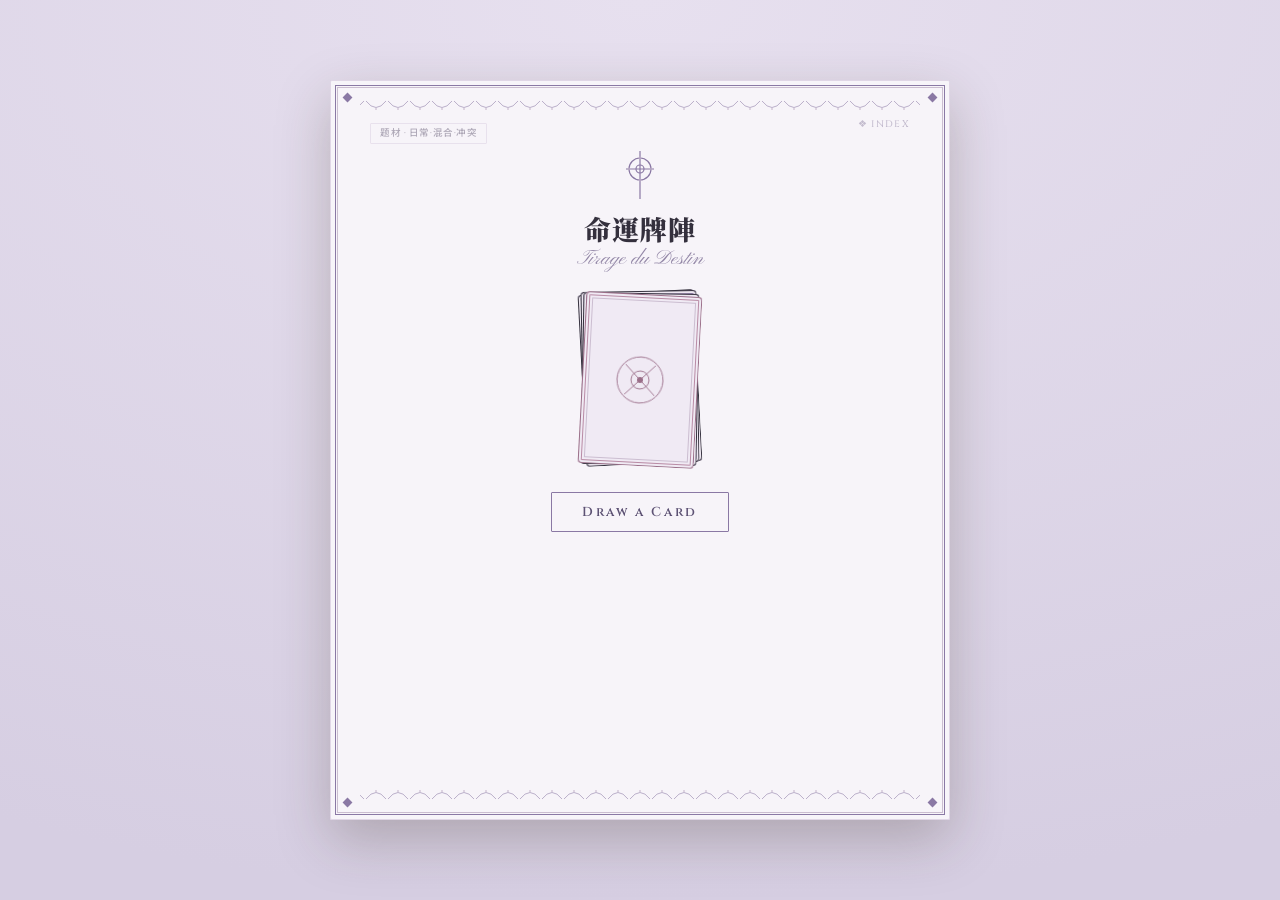
<file: index.html>
<!DOCTYPE html>
<html lang="zh-Hant">
<head>
<meta charset="utf-8">
<meta name="viewport" content="width=device-width, initial-scale=1">
<title>命運牌陣 · Tirage du Destin</title>
<!-- 拉丁展示字自托管(国内不依赖 Google: Cinzel / Cormorant / Pinyon) -->
<link rel="stylesheet" href="fonts/latin.css">
<!-- 中文走国内可达的 Google Fonts 镜像; 取不到则回落系统衬线 -->
<link rel="preconnect" href="https://fonts.loli.net">
<link rel="preconnect" href="https://gstatic.loli.net" crossorigin>
<link href="https://fonts.loli.net/css2?family=Noto+Serif+SC:wght@400;500;700;900&family=Noto+Sans+SC:wght@300;400;500;700&display=swap" rel="stylesheet">
<style>
  *{ box-sizing:border-box; }
  html,body{ margin:0; }
  body{
    min-height:100vh; display:flex; align-items:center; justify-content:center;
    padding:48px 20px;
    background:radial-gradient(120% 100% at 50% 0%,#e7e0ef,#d6cee2);
    font-family:'Noto Serif SC',serif;
  }

  /* ===== 面板外壳 ===== */
  .panel{
    width:620px; max-width:100%;
    height:min(860px,calc(100vh - 160px));   /* 定高=与牌库一致 → 不随词条长短缩放、两页同尺寸 */
    display:flex; flex-direction:column;
    background:#f7f4f9; border-radius:2px; position:relative; overflow:hidden;
    box-shadow:0 20px 54px rgba(58,46,30,.26),
      inset 0 0 0 1px #e0d6e6, inset 0 0 0 5px #f7f4f9,
      inset 0 0 0 6px #8a78a4, inset 0 0 0 7px #f7f4f9, inset 0 0 0 8px #cbbdd0;
  }
  .corner{ position:absolute; width:7px; height:7px; background:#8a78a4; transform:rotate(45deg); pointer-events:none; }
  .lace{ position:absolute; left:30px; right:30px; height:11px; opacity:.8; pointer-events:none;
    background:url("data:image/svg+xml,%3Csvg xmlns='http://www.w3.org/2000/svg' width='22' height='11'%3E%3Cpath d='M1 1 Q11 14 21 1' fill='none' stroke='%238a78a4' stroke-width='0.7'/%3E%3Ccircle cx='11' cy='9' r='1' fill='%23cbbdd0'/%3E%3C/svg%3E") repeat-x center; }

  .stage{ padding:38px 40px 0; position:relative; flex:none; }

  /* ===== 左右上角按钮(我们做的: NSFW + 牌库入口) ===== */
  .toprow{ display:flex; justify-content:space-between; align-items:flex-start; min-height:18px; margin-bottom:8px; }
  /* 题材筛选: 默认折叠(只显当前选择), 点开多选 */
  .tonewrap{ position:relative; }
  .tonebtn{ font:500 9.5px 'Cinzel','Noto Sans SC'; letter-spacing:.06em; color:#837b90; opacity:.62; cursor:pointer;
    border:1px solid #e0d6e6; border-radius:1px; padding:3px 9px; user-select:none; white-space:nowrap; }
  .tonebtn:hover{ opacity:1; border-color:#cbbdd0; }
  .tonepop{ position:absolute; left:0; top:25px; z-index:30; display:none; flex-wrap:wrap; gap:5px; width:max-content; max-width:280px;
    background:#fbf9fc; border-radius:2px; padding:8px; box-shadow:0 10px 30px rgba(58,46,70,.3), inset 0 0 0 1px #8a78a4; }
  .tonepop.open{ display:flex; }
  .tch{ font:500 9px 'Cinzel','Noto Sans SC'; letter-spacing:.04em; padding:3px 9px; border:1px solid #cbbdd0; border-radius:1px;
    color:#837b90; cursor:pointer; opacity:.75; user-select:none; }
  .tch.on{ border-color:#8a78a4; color:#5d5274; background:rgba(138,120,164,.12); opacity:1; }
  .lib-entry{ color:#9286a6; opacity:.5; text-decoration:none; font:500 9.5px 'Cinzel'; letter-spacing:.14em; transition:opacity .2s; }
  .lib-entry:hover{ opacity:1; }

  /* ===== 标题 ===== */
  .title-cn{ font:900 27px 'Noto Serif SC'; color:#34303d; letter-spacing:.04em; margin-top:8px; }
  .title-fr{ font:400 21px 'Pinyon Script'; color:#9286a6; margin-top:-2px; }

  /* ===== 牌区 ===== */
  .deck{ position:relative; height:200px; margin-top:14px; }
  .deck-anchor{ position:absolute; left:50%; top:0; width:0; height:0; }
  .card{
    position:absolute; left:-58px; top:6px; width:116px; height:172px;
    transition:transform .62s cubic-bezier(.3,.85,.28,1);
  }
  /* 默认：叠成一摞 */
  .card:nth-child(1){ transform:translate(0,0)   rotate(-3deg); }
  .card:nth-child(2){ transform:translate(0,-1px) rotate(-1deg); }
  .card:nth-child(3){ transform:translate(0,1px)  rotate(1deg); }
  .card:nth-child(4){ transform:translate(0,2px)  rotate(3deg); }
  /* 抽卡：弧形铺开 */
  .panel.drawn .card:nth-child(1){ transform:translate(-198px,12px) rotate(-9deg); }
  .panel.drawn .card:nth-child(2){ transform:translate(-66px,-3px)  rotate(-3deg); }
  .panel.drawn .card:nth-child(3){ transform:translate(66px,-3px)   rotate(3deg); }
  .panel.drawn .card:nth-child(4){ transform:translate(198px,12px)  rotate(9deg); }

  .perspective{ width:100%; height:100%; perspective:1000px; }
  .flip{ position:relative; width:100%; height:100%; transform-style:preserve-3d;
    transition:transform .6s cubic-bezier(.45,.05,.3,1); transform:rotateY(0deg); }
  .panel.drawn .flip{ transform:rotateY(180deg); }
  /* 逐张翻面延迟 */
  .card:nth-child(1) .flip{ transition-delay:.62s; }
  .card:nth-child(2) .flip{ transition-delay:.78s; }
  .card:nth-child(3) .flip{ transition-delay:.94s; }
  .card:nth-child(4) .flip{ transition-delay:1.1s; }

  .face{ position:absolute; inset:0; border-radius:4px; overflow:hidden; }
  .back{ display:flex; align-items:center; justify-content:center; opacity:1;
    transition:opacity .05s linear; }
  .front{ padding:14px 10px; display:flex; flex-direction:column; align-items:center;
    text-align:center; transform:rotateY(180deg); opacity:0; transition:opacity .05s linear; }
  .panel.drawn .back{ opacity:0; }
  .panel.drawn .front{ opacity:1; }
  /* 翻面后再切换正反面 */
  .card:nth-child(1) .back,.card:nth-child(1) .front{ transition-delay:.92s; }
  .card:nth-child(2) .back,.card:nth-child(2) .front{ transition-delay:1.08s; }
  .card:nth-child(3) .back,.card:nth-child(3) .front{ transition-delay:1.24s; }
  .card:nth-child(4) .back,.card:nth-child(4) .front{ transition-delay:1.4s; }

  .back-p{ background:#eee7f1;
    box-shadow:inset 0 0 0 1px #34303d, inset 0 0 0 3px #eee7f1, inset 0 0 0 4px #8a78a4, inset 0 0 0 6px #eee7f1, inset 0 0 0 7px #cbbdd0; }
  .front-p{ background:#fbf9fc;
    box-shadow:inset 0 0 0 1px #34303d, inset 0 0 0 3px #fbf9fc, inset 0 0 0 4px #cbbdd0; }
  .back-r{ background:#f0eaf4;
    box-shadow:inset 0 0 0 1px #9a6e88, inset 0 0 0 3px #f0eaf4, inset 0 0 0 4px #b88aa4, inset 0 0 0 6px #f0eaf4, inset 0 0 0 7px #cbbdd0; }
  .front-r{ background:#fbf6fb;
    box-shadow:inset 0 0 0 1px #9a6e88, inset 0 0 0 3px #fbf6fb, inset 0 0 0 4px #cbbdd0; }

  .roman{ font:500 9px 'Cinzel'; letter-spacing:.12em; color:#9286a6; position:relative; }
  .roman-r{ color:#a87c96; }
  .big{ margin:auto 0; font:900 30px 'Noto Serif SC'; color:#34303d; line-height:1.08; position:relative; }
  .sub{ font:400 9.5px 'Noto Serif SC'; color:#9286a6; position:relative; }

  /* ===== 抽卡按钮 ===== */
  .draw-wrap{ text-align:center; margin-top:6px; }
  .draw-btn{ padding:10px 30px; border:1px solid #8a78a4; border-radius:1px;
    background:transparent; color:#5d5274; font:600 13px 'Cinzel'; letter-spacing:.2em; cursor:pointer; transition:background .2s,color .2s; }
  .draw-btn:hover{ background:#8a78a4; color:#fff; }

  /* ===== 详情：始终占位，只做透明度/位移动画(CD 修复关键: 不 display:none→不塌不闪) ===== */
  /* 详述: flex:1 填满定高面板的下半 → 面板恒定不缩放; 词条长就内部滚动(滚动条隐藏) */
  .detail{ flex:1; min-height:0; overflow-y:auto;
    scrollbar-width:none; -ms-overflow-style:none;
    margin:16px 30px 34px; padding:22px 24px 20px; position:relative;
    background:#fbf9fc; box-shadow:inset 0 0 0 1px #8a78a4;
    opacity:0; transform:translateY(16px);
    transition:opacity .7s, transform .7s; }
  .detail::-webkit-scrollbar{ width:0; height:0; display:none; }
  .detail.show{ opacity:1; transform:translateY(0); }

  .detail h3{ margin:8px 0 0; font:900 28px 'Noto Serif SC'; color:#34303d; }
  .detail .fr{ font:400 19px 'Pinyon Script'; color:#9286a6; }
  .detail .meta{ font:500 12.5px 'Cormorant Garamond'; font-style:italic; color:#9a6e88; letter-spacing:.04em; margin-top:4px; }
  .detail p.body{ margin:18px 0 0; font:400 14px/1.95 'Noto Serif SC'; color:#34303d; text-wrap:pretty; }
  .detail .tags{ font:500 11.5px/1.7 'Noto Serif SC'; color:#8a78a4; text-align:center; font-style:italic; margin-top:14px; }
  .detail .nota{ margin-top:14px; padding-top:12px; border-top:1px solid #e0d6e6; display:flex; gap:13px; align-items:flex-start; }
  .detail .nota span{ font:500 10px 'Cinzel'; letter-spacing:.16em; color:#9286a6; padding-top:2px; flex:none; }
  .detail .nota p{ margin:0; font:400 11.5px/1.7 'Noto Serif SC'; color:#837b90; }

  @media (max-width:560px){
    .stage{ padding:30px 18px 0; }
    .detail{ margin:16px 14px 30px; }
    /* 窄屏整体等比缩小牌堆, 让扇形展开的四张都落在视口内 */
    .deck{ height:150px; transform:scale(.75); transform-origin:top center; }
  }
  @media (max-width:440px){
    .deck{ height:126px; transform:scale(.62); }
  }
  @media (max-width:380px){
    .deck{ height:112px; transform:scale(.55); }
  }
</style>
</head>
<body>

  <div class="panel" id="panel">
    <!-- 四角钻 -->
    <div class="corner" style="left:14px;top:14px"></div>
    <div class="corner" style="right:14px;top:14px"></div>
    <div class="corner" style="left:14px;bottom:14px"></div>
    <div class="corner" style="right:14px;bottom:14px"></div>
    <!-- 上下蕾丝 -->
    <div class="lace" style="top:20px"></div>
    <div class="lace" style="bottom:20px;transform:scaleY(-1)"></div>

    <div class="stage">
      <!-- 左右上角按钮 -->
      <div class="toprow">
        <div class="tonewrap">
          <span class="tonebtn" id="toneBtn">题材</span>
          <div class="tonepop" id="tonePop">
            <span class="tch" data-k="all">全部</span>
            <span class="tch on" data-k="daily">日常</span>
            <span class="tch on" data-k="mixed">混合</span>
            <span class="tch on" data-k="conflict">冲突</span>
            <span class="tch" data-k="nsfw">NSFW</span>
          </div>
        </div>
        <a class="lib-entry" href="牌库.html" title="牌库索引册">❖&#8201;INDEX</a>
      </div>

      <!-- 标题 -->
      <div style="text-align:center">
        <svg width="40" height="52" viewBox="0 0 40 52" style="display:block;margin:0 auto"><g fill="none" stroke="#8a78a4" stroke-width="1.2"><circle cx="20" cy="20" r="11"/><path d="M20 2 L20 50 M6 20 L34 20"/><circle cx="20" cy="20" r="4"/></g><g fill="#cbbdd0" opacity=".5"><circle cx="20" cy="9" r="1.4"/><circle cx="9" cy="20" r="1.4"/><circle cx="31" cy="20" r="1.4"/><circle cx="20" cy="31" r="1.4"/></g></svg>
        <div class="title-cn">命運牌陣</div>
        <div class="title-fr">Tirage du Destin</div>
      </div>

      <!-- 牌区 -->
      <div class="deck">
        <div class="deck-anchor">
          <!-- 卡 I 母題 -->
          <div class="card">
            <div class="perspective"><div class="flip">
              <div class="face back back-p">
                <svg width="62" height="62" viewBox="0 0 62 62"><g fill="none" stroke="#8a78a4" stroke-width=".9"><circle cx="31" cy="31" r="23"/><circle cx="31" cy="31" r="15"/><path d="M31 8 Q44 18 44 31 Q44 44 31 54 Q18 44 18 31 Q18 18 31 8Z"/><path d="M8 31 Q18 18 31 18 Q44 18 54 31 Q44 44 31 44 Q18 44 8 31Z"/></g><circle cx="31" cy="31" r="3.4" fill="#9a6e88"/><g fill="#cbbdd0" opacity=".6"><circle cx="31" cy="12" r="1.6"/><circle cx="31" cy="50" r="1.6"/><circle cx="12" cy="31" r="1.6"/><circle cx="50" cy="31" r="1.6"/></g></svg>
              </div>
              <div class="face front front-p">
                <div class="roman">I · 母題</div>
                <div class="big" data-slot="motif-name">命運</div>
                <div class="sub" data-slot="motif-sub"></div>
              </div>
            </div></div>
          </div>
          <!-- 卡 II 時空 -->
          <div class="card">
            <div class="perspective"><div class="flip">
              <div class="face back back-p">
                <svg width="62" height="62" viewBox="0 0 62 62"><g fill="none" stroke="#8a78a4" stroke-width=".9"><circle cx="31" cy="31" r="23"/><circle cx="31" cy="31" r="15"/><path d="M31 8 Q44 18 44 31 Q44 44 31 54 Q18 44 18 31 Q18 18 31 8Z"/><path d="M8 31 Q18 18 31 18 Q44 18 54 31 Q44 44 31 44 Q18 44 8 31Z"/></g><circle cx="31" cy="31" r="3.4" fill="#9a6e88"/><g fill="#cbbdd0" opacity=".6"><circle cx="31" cy="12" r="1.6"/><circle cx="31" cy="50" r="1.6"/><circle cx="12" cy="31" r="1.6"/><circle cx="50" cy="31" r="1.6"/></g></svg>
              </div>
              <div class="face front front-p">
                <div class="roman">II · 時空</div>
                <div class="big" style="font-size:21px" data-slot="coord-name">時空</div>
                <div class="sub" data-slot="coord-sub"></div>
              </div>
            </div></div>
          </div>
          <!-- 卡 III 身份 -->
          <div class="card">
            <div class="perspective"><div class="flip">
              <div class="face back back-p">
                <svg width="62" height="62" viewBox="0 0 62 62"><g fill="none" stroke="#8a78a4" stroke-width=".9"><circle cx="31" cy="31" r="23"/><circle cx="31" cy="31" r="15"/><path d="M31 8 Q44 18 44 31 Q44 44 31 54 Q18 44 18 31 Q18 18 31 8Z"/><path d="M8 31 Q18 18 31 18 Q44 18 54 31 Q44 44 31 44 Q18 44 8 31Z"/></g><circle cx="31" cy="31" r="3.4" fill="#9a6e88"/><g fill="#cbbdd0" opacity=".6"><circle cx="31" cy="12" r="1.6"/><circle cx="31" cy="50" r="1.6"/><circle cx="12" cy="31" r="1.6"/><circle cx="50" cy="31" r="1.6"/></g></svg>
              </div>
              <div class="face front front-p">
                <div class="roman">III · 身份</div>
                <div class="big" style="font-size:27px" data-slot="identity-name">身份</div>
                <div class="sub" data-slot="identity-sub"></div>
              </div>
            </div></div>
          </div>
          <!-- 卡 IV 變數(玫瑰) -->
          <div class="card">
            <div class="perspective"><div class="flip">
              <div class="face back back-r">
                <svg width="62" height="62" viewBox="0 0 62 62"><g fill="none" stroke="#9a6e88" stroke-width=".9"><circle cx="31" cy="31" r="23"/><path d="M16 16 L46 46 M46 16 L16 46"/><circle cx="31" cy="31" r="9"/></g><circle cx="31" cy="31" r="3" fill="#9a6e88"/></svg>
              </div>
              <div class="face front front-r">
                <div class="roman roman-r">IV · 變數</div>
                <div class="big" style="font-size:27px;color:#9a6e88" data-slot="variable-name">變數</div>
                <div class="sub" style="color:#b88aa4" data-slot="variable-sub"></div>
              </div>
            </div></div>
          </div>
        </div>
      </div>

      <!-- 抽卡按钮 -->
      <div class="draw-wrap">
        <button class="draw-btn" id="drawBtn">Draw a Card</button>
      </div>
    </div>

    <!-- 详情(始终占位) -->
    <div class="detail" id="detail">
      <div style="text-align:center">
        <div style="display:inline-flex;align-items:center;gap:9px"><svg width="46" height="8" viewBox="0 0 46 8"><path d="M0 4 H30 M46 4 H36" stroke="#8a78a4" stroke-width=".9"/><path d="M33 1 Q36 4 33 7 Q30 4 33 1Z" fill="#cbbdd0"/></svg><span style="font:500 10px 'Cinzel';letter-spacing:.3em;color:#9286a6">LOCUS</span><svg width="46" height="8" viewBox="0 0 46 8" style="transform:scaleX(-1)"><path d="M0 4 H30 M46 4 H36" stroke="#8a78a4" stroke-width=".9"/><path d="M33 1 Q36 4 33 7 Q30 4 33 1Z" fill="#9286a6"/></svg></div>
        <h3 data-slot="d-title">—</h3>
        <div class="fr" data-slot="d-script">a day elsewhere</div>
        <div class="meta" data-slot="d-meta"></div>
      </div>
      <p class="body" data-slot="d-body"></p>
      <div class="tags" data-slot="d-kw"></div>
      <div class="nota" data-slot="d-nota-wrap">
        <span>NOTA</span>
        <p data-slot="d-nota"></p>
      </div>
    </div>
  </div>

<script src="./data.js"></script>
<script src="./ck-custom.js"></script>
<script>
(function(){
  var D = window.CK_DATA || {coords:[],motifs:[],identities:[],variables:[]};
  var TONE = {daily:'体验生活', conflict:'冲突节点', mixed:'明暗交织'};
  var panel  = document.getElementById('panel');
  var btn    = document.getElementById('drawBtn');
  var detail = document.getElementById('detail');
  function rand(a){ return a[Math.floor(Math.random()*a.length)]; }
  function clip(s,n){ s=s||''; return s.length>n ? s.slice(0,n)+'…' : s; }
  function set(slot,val){ var el=document.querySelector('[data-slot="'+slot+'"]'); if(el) el.textContent=val||''; }
  function shortDesc(s){ s=(s||'').replace(/^那个时代|^某/,''); var m=s.split(/[，。、—；]/)[0]; return clip(m,9); }

  // ---- 题材筛选(可多选: 全部/日常/混合/冲突/NSFW), 默认折叠, 点开勾选, 选择记在本地 ----
  var TONES; try{ TONES=JSON.parse(localStorage.getItem('ck_tones')||'null'); }catch(e){}
  if(!TONES) TONES={daily:true,mixed:true,conflict:true,nsfw:false};
  var TLABEL={daily:'日常',mixed:'混合',conflict:'冲突',nsfw:'NSFW'};
  var toneBtn=document.getElementById('toneBtn'), tonePop=document.getElementById('tonePop');
  function toneSummary(){ var on=['daily','mixed','conflict','nsfw'].filter(function(k){return TONES[k];});
    return on.length===4?'全部':(on.length===0?'未选':on.map(function(k){return TLABEL[k];}).join('·')); }
  function renderTones(){
    if(toneBtn) toneBtn.textContent='题材 · '+toneSummary();
    if(tonePop) [].forEach.call(tonePop.querySelectorAll('.tch'),function(c){ var k=c.getAttribute('data-k');
      c.classList.toggle('on', k==='all' ? ['daily','mixed','conflict','nsfw'].every(function(x){return TONES[x];}) : !!TONES[k]); });
    try{ localStorage.setItem('ck_tones',JSON.stringify(TONES)); }catch(e){}
  }
  if(toneBtn && tonePop){
    toneBtn.addEventListener('click',function(e){ e.stopPropagation(); tonePop.classList.toggle('open'); });
    tonePop.addEventListener('click',function(e){ e.stopPropagation(); var c=e.target.closest('.tch'); if(!c)return;
      var k=c.getAttribute('data-k');
      if(k==='all'){ ['daily','mixed','conflict','nsfw'].forEach(function(x){TONES[x]=true;}); }
      else { TONES[k]=!TONES[k]; }
      renderTones(); });
    document.addEventListener('click',function(){ tonePop.classList.remove('open'); });
    renderTones();
  }

  // 抽卡池: 自定义层合并 + 题材筛选(坐标按基调/nsfw 类目; 骰子只受 nsfw 闸)
  function pool(type){
    var arr = window.CKCustom ? CKCustom.pool(type) : (D[type]||[]);
    if(type==='coords'){
      if(!(TONES.daily||TONES.mixed||TONES.conflict||TONES.nsfw)) return arr;  // 一个没选=不限制, 防空抽
      return arr.filter(function(c){ var cat=c.nsfw?'nsfw':c.t; return !!TONES[cat]; });
    }
    return arr.filter(function(x){ return !(x.nsfw && !TONES.nsfw); });  // 骰子: nsfw 闸
  }

  function fill(){
    var mp=pool('motifs'), cp=pool('coords'), ip=pool('identities'), vp=pool('variables');
    if(!mp.length||!cp.length||!ip.length||!vp.length) return;
    var motif=rand(mp), coord=rand(cp), id=rand(ip), v=rand(vp);

    set('motif-name', motif.n);
    set('motif-sub', shortDesc(motif.d));
    set('coord-name', coord.n.replace(/（.*?）/g,''));
    set('coord-sub', coord.p);
    set('identity-name', id.n);
    set('identity-sub', shortDesc(id.d));
    set('variable-name', v.n);
    set('variable-sub', shortDesc(v.e||v.d));

    // 详述(时空)
    set('d-title', coord.n.replace(/（.*?）/g,''));
    set('d-script', coord.en || 'a day elsewhere');
    set('d-meta', coord.p.replace(/（.*?）/g,'') + '　·　' + (TONE[coord.t]||coord.t));
    set('d-body', coord.s || coord.b || '');
    set('d-kw', coord.a || '');
    var notaWrap=document.querySelector('[data-slot="d-nota-wrap"]');
    if(coord.b){ notaWrap.style.display=''; set('d-nota', coord.b); } else { notaWrap.style.display='none'; }
  }

  var drawn=false, busy=false;
  function draw(){
    if(busy) return;
    busy=true;
    if(!drawn){
      fill();
      requestAnimationFrame(function(){ panel.classList.add('drawn'); });
      setTimeout(function(){ detail.classList.add('show'); }, 1450);  // 牌翻完后浮出
      btn.textContent='Reshuffle';
      drawn=true;
      setTimeout(function(){ busy=false; }, 2200);
    } else {
      // 重抽: 先完整演"收牌"(牌叠合拢 + 逐张翻回背面, 约 1.7s), 演完再换数据重新发牌→ 全程不跳
      detail.classList.remove('show');
      panel.classList.remove('drawn');
      setTimeout(function(){
        fill();
        requestAnimationFrame(function(){ panel.classList.add('drawn'); });
        setTimeout(function(){ detail.classList.add('show'); }, 1450);
        setTimeout(function(){ busy=false; }, 2200);
      }, 1750);   // 等收牌动画走完(最后一张翻回背面 ~1.7s)
    }
  }
  btn.addEventListener('click', draw);
})();
</script>
</body>
</html>
</file>
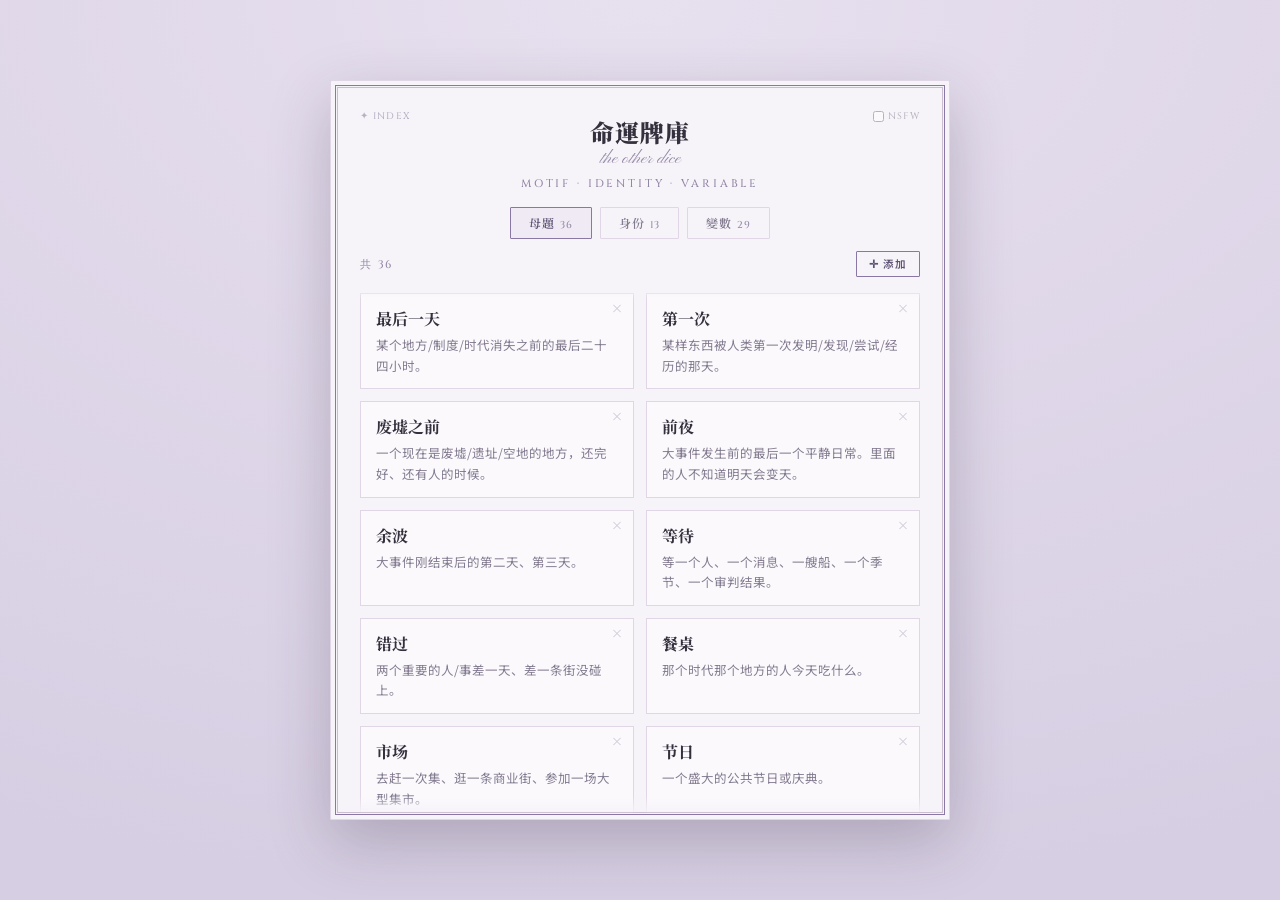
<file: 维度.html>
<!DOCTYPE html>
<html lang="zh">
<head>
<meta charset="utf-8">
<meta name="viewport" content="width=device-width, initial-scale=1">
<title>命運牌庫 · 其他維度</title>
<link rel="stylesheet" href="fonts/latin.css">
<link rel="preconnect" href="https://fonts.loli.net">
<link rel="preconnect" href="https://gstatic.loli.net" crossorigin>
<link href="https://fonts.loli.net/css2?family=Noto+Serif+SC:wght@400;500;600;700;900&family=Noto+Sans+SC:wght@300;400;500;700&display=swap" rel="stylesheet">
<style>
  :root{
    --paper:#f7f4f9;--front:#fbf9fc;--ink:#34303d;--btn:#5d5274;--grey:#837b90;
    --accent:#8a78a4;--line:#cbbdd0;--edge:#e0d6e6;--label:#9286a6;--rose:#9a6e88;
  }
  *{box-sizing:border-box}
  body{margin:0;min-height:100vh;display:flex;align-items:center;justify-content:center;
    background:radial-gradient(120% 100% at 50% 0%,#e7e0ef,#d6cee2);
    font-family:'Noto Sans SC',sans-serif;color:var(--ink);padding:40px 16px}
  @keyframes dimIn{from{opacity:0;transform:translateY(10px)}to{opacity:1;transform:none}}
  .wrap{width:620px;max-width:100%;height:min(860px,calc(100vh - 160px));
    display:flex;flex-direction:column;overflow:hidden;
    background:var(--paper);position:relative;border-radius:2px;
    box-shadow:0 22px 60px rgba(58,46,70,.26),inset 0 0 0 1px var(--edge),inset 0 0 0 5px var(--paper),inset 0 0 0 6px var(--accent),inset 0 0 0 7px var(--paper),inset 0 0 0 8px var(--line);
    animation:dimIn .4s ease both}
  .back{position:absolute;left:30px;top:30px;z-index:3;color:var(--label);text-decoration:none;font:500 9.5px 'Cinzel';letter-spacing:.14em;opacity:.6}
  .back:hover{opacity:1}
  .nsfwtog{position:absolute;right:30px;top:30px;z-index:3;display:inline-flex;align-items:center;gap:4px;color:var(--grey);opacity:.5;cursor:pointer;font:500 9.5px 'Cinzel';letter-spacing:.14em;user-select:none}
  .nsfwtog input{accent-color:var(--accent);width:11px;height:11px;cursor:pointer;margin:0}
  @media(max-width:560px){.nsfwtog{right:18px}.back{left:18px}}

  .head{text-align:center;flex:none;padding:34px 30px 0}
  .head .zh{font:900 24px 'Noto Serif SC';color:var(--ink);letter-spacing:.04em}
  .head .en{font:400 18px 'Pinyon Script';color:var(--label);margin-top:-2px}
  .head .sub{font:500 11px 'Cinzel';letter-spacing:.26em;color:var(--label);margin-top:6px;text-transform:uppercase}

  .tabs{display:flex;justify-content:center;gap:8px;margin:16px 0 12px;flex:none}
  .tab{padding:6px 18px;border:1px solid var(--edge);border-radius:1px;background:transparent;cursor:pointer;
    font:600 12px 'Cinzel','Noto Serif SC';letter-spacing:.08em;color:var(--grey);transition:.2s}
  .tab.on{border-color:var(--accent);color:var(--btn);background:rgba(138,120,164,.08)}
  .tab b{color:var(--label);font-weight:500;margin-left:5px;font-size:10px}

  .subbar{flex:none;display:flex;align-items:center;justify-content:space-between;padding:0 30px;margin-bottom:10px}
  .count{font:500 11px 'Cinzel';letter-spacing:.16em;color:var(--label)}
  .addbtn{border:1px solid var(--accent);background:transparent;color:var(--btn);cursor:pointer;
    font:600 10.5px 'Cinzel','Noto Sans SC';letter-spacing:.1em;border-radius:1px;padding:4px 12px;transition:.2s}
  .addbtn:hover{background:var(--accent);color:#fff}

  .grid{flex:1;min-height:0;overflow-y:auto;display:grid;grid-template-columns:1fr 1fr;gap:12px;
    padding:6px 30px 30px;margin:0 0 6px;
    scrollbar-width:thin;scrollbar-color:#cbbdd0 transparent;
    -webkit-mask-image:linear-gradient(180deg,transparent 0,#000 12px,#000 calc(100% - 18px),transparent 100%);
    mask-image:linear-gradient(180deg,transparent 0,#000 12px,#000 calc(100% - 18px),transparent 100%)}
  .grid::-webkit-scrollbar{width:7px}
  .grid::-webkit-scrollbar-track{background:transparent}
  .grid::-webkit-scrollbar-thumb{background:#cbbdd0;border-radius:4px}
  @media(max-width:560px){.grid{grid-template-columns:1fr;padding:6px 18px 26px}}

  .card{position:relative;background:var(--front);box-shadow:inset 0 0 0 1px var(--edge);padding:14px 16px 13px;transition:opacity .25s}
  .card .nm{font:700 16px 'Noto Serif SC';color:var(--ink);padding-right:42px}
  .card .nf{margin-left:7px;font:500 8.5px 'Cinzel';letter-spacing:.08em;color:var(--rose);
    border:1px solid var(--line);border-radius:1px;padding:0 4px;vertical-align:2px;opacity:.85}
  .card .badge{margin-left:6px;font:500 8.5px 'Cinzel';letter-spacing:.06em;color:var(--accent);
    border:1px solid var(--accent);border-radius:1px;padding:0 4px;vertical-align:2px;opacity:.75}
  .card .ds{font:400 12.5px/1.65 'Noto Sans SC';color:var(--grey);margin-top:5px}
  .card .tag{display:inline-block;margin-top:7px;font:500 9.5px 'Cinzel';letter-spacing:.1em;color:var(--rose);
    border:1px solid var(--line);border-radius:1px;padding:1px 7px}
  .card .ops{position:absolute;right:8px;top:7px;display:flex;gap:2px}
  .card .op{width:18px;height:18px;line-height:16px;text-align:center;cursor:pointer;
    color:var(--label);opacity:.4;font-size:12px;user-select:none;transition:.2s}
  .card .op:hover{opacity:.95}
  .card .op.blk:hover{color:var(--rose)}
  .card.blocked{opacity:.42}
  .card.blocked .nm{text-decoration:line-through;text-decoration-color:var(--rose)}
  .card.blocked .op.blk{opacity:.95;color:var(--rose)}

  /* 添加/编辑表单浮层 */
  .ovl{position:fixed;inset:0;background:rgba(52,46,62,.32);display:none;align-items:center;justify-content:center;z-index:20;padding:20px}
  .ovl.on{display:flex}
  .formcard{width:420px;max-width:100%;max-height:90vh;overflow-y:auto;background:var(--paper);border-radius:2px;
    box-shadow:0 22px 60px rgba(58,46,70,.4),inset 0 0 0 1px var(--accent);padding:24px 24px 20px;
    scrollbar-width:thin;scrollbar-color:#cbbdd0 transparent}
  .formcard::-webkit-scrollbar{width:7px}.formcard::-webkit-scrollbar-thumb{background:#cbbdd0;border-radius:4px}
  .ftitle{font:900 18px 'Noto Serif SC';color:var(--ink);text-align:center;margin-bottom:16px}
  .fld{margin-bottom:12px}
  .fld label{display:block;font:500 10px 'Cinzel';letter-spacing:.1em;color:var(--label);margin-bottom:4px;text-transform:uppercase}
  .fld input[type=text],.fld textarea,.fld select{width:100%;border:1px solid var(--line);border-radius:1px;background:var(--front);
    color:var(--ink);font:400 13px 'Noto Sans SC';padding:7px 9px;outline:none}
  .fld input[type=text]:focus,.fld textarea:focus,.fld select:focus{border-color:var(--accent)}
  .fld textarea{resize:vertical;min-height:52px;line-height:1.6}
  .fld input[disabled]{color:var(--grey);background:#efeaf3}
  .fnsfw{display:inline-flex;align-items:center;gap:5px;font:500 11px 'Noto Sans SC';color:var(--grey);cursor:pointer;user-select:none}
  .fnsfw input{accent-color:var(--rose);width:13px;height:13px}
  .fhint{font:400 10.5px/1.5 'Noto Sans SC';color:var(--label);margin:-6px 0 12px}
  .fbtns{display:flex;align-items:center;gap:8px;margin-top:16px}
  .fbtns button{border-radius:1px;cursor:pointer;font:600 12px 'Cinzel','Noto Sans SC';letter-spacing:.08em;padding:8px 16px;transition:.2s}
  .b-save{border:1px solid var(--accent);background:var(--accent);color:#fff}
  .b-save:hover{background:var(--btn)}
  .b-ghost{border:1px solid var(--line);background:transparent;color:var(--grey)}
  .b-ghost:hover{border-color:var(--accent);color:var(--btn)}
  .b-reset{border:1px solid var(--rose);background:transparent;color:var(--rose)}
</style>
</head>
<body>
  <main class="wrap">
    <a class="back" href="牌库.html" title="回牌库">✦&#8201;INDEX</a>
    <label class="nsfwtog"><input type="checkbox" id="nsfw"> NSFW</label>
    <div class="head">
      <div class="zh">命運牌庫</div>
      <div class="en">the other dice</div>
      <div class="sub">Motif · Identity · Variable</div>
    </div>
    <div class="tabs" id="tabs">
      <button class="tab on" data-k="motifs">母題<b id="c-motifs"></b></button>
      <button class="tab" data-k="identities">身份<b id="c-identities"></b></button>
      <button class="tab" data-k="variables">變數<b id="c-variables"></b></button>
    </div>
    <div class="subbar">
      <span class="count" id="count"></span>
      <button class="addbtn" id="addBtn">✛ 添加</button>
    </div>
    <div class="grid" id="grid"></div>
  </main>

  <!-- 添加/编辑浮层 -->
  <div class="ovl" id="ovl">
    <div class="formcard">
      <div class="ftitle" id="ftitle">添加</div>
      <div class="fld"><label>名称</label><input type="text" id="f-n" maxlength="12"></div>
      <div class="fld"><label id="l-d">简述</label><textarea id="f-d"></textarea></div>
      <div class="fld" id="fld-extra" style="display:none"></div>
      <div class="fld"><label class="fnsfw"><input type="checkbox" id="f-nsfw"> NSFW（成人向）</label></div>
      <div class="fhint" id="fhint"></div>
      <div class="fbtns">
        <span style="flex:1"></span>
        <button class="b-ghost" id="f-cancel">取消</button>
        <button class="b-save" id="f-save">保存</button>
      </div>
    </div>
  </div>

<script src="./data.js"></script>
<script src="./ck-custom.js"></script>
<script>
(function(){
  // 被牌库当作浮层(iframe)嵌入时, 隐藏"回牌库"链接(关闭交给浮层的 ✕)
  if(window.top!==window.self){ var _bk=document.querySelector('.back'); if(_bk) _bk.style.display='none'; }
  var TONE={daily:'日常',conflict:'冲突',mixed:'混合','通用':'通用'};
  var cur='motifs';
  var nsfwBox=document.getElementById('nsfw');
  var grid=document.getElementById('grid'), ovl=document.getElementById('ovl');
  function esc(s){return String(s==null?'':s).replace(/&/g,'&amp;').replace(/</g,'&lt;').replace(/>/g,'&gt;');}

  function visible(){ var all=CKCustom.all(cur); return nsfwBox.checked?all:all.filter(function(e){return !e.nsfw;}); }
  function counts(){ ['motifs','identities','variables'].forEach(function(k){
    var all=CKCustom.all(k); var n=nsfwBox.checked?all.length:all.filter(function(e){return !e.nsfw;}).length;
    document.getElementById('c-'+k).textContent=n; }); }

  function render(){
    var arr=visible(); grid.innerHTML=''; var hid=0;
    arr.forEach(function(e){
      if(e._blocked)hid++;
      var c=document.createElement('div'); c.className='card'+(e._blocked?' blocked':'');
      var desc = cur==='variables' ? (e.e||e.d||'') : (e.d||'');
      var tag = cur==='variables' ? '<span class="tag">'+esc(TONE[e.t]||e.t||'')+'</span>' : '';
      var badge = e._custom ? '<span class="badge">自定义</span>' : '';
      c.innerHTML =
        '<div class="ops"><span class="op blk" title="屏蔽/恢复">'+(e._blocked?'＋':'×')+'</span></div>'+
        '<div class="nm">'+esc(e.n)+(e.nsfw?'<span class="nf">R18</span>':'')+badge+'</div>'+
        '<div class="ds">'+esc(desc)+'</div>'+tag;
      c.querySelector('.op.blk').onclick=function(){ CKCustom.toggleBlock(cur,e.n); render(); };
      grid.appendChild(c);
    });
    counts();
    document.getElementById('count').textContent='共 '+arr.length+(hid?'  ·  已屏蔽 '+hid:'');
  }

  // ---- 表单 ----
  var fN=document.getElementById('f-n'), fD=document.getElementById('f-d'), fNsfw=document.getElementById('f-nsfw'),
      fExtra=document.getElementById('fld-extra'),
      fTitle=document.getElementById('ftitle'), fHint=document.getElementById('fhint'), lD=document.getElementById('l-d');

  function extraHTML(type, e){
    e=e||{};
    if(type==='variables') return '<label>影响 / 后果</label><textarea id="f-e">'+esc(e.e||'')+'</textarea>'+
      '<label style="margin-top:10px">基调</label><select id="f-t">'+
      ['daily','mixed','conflict'].map(function(t){return '<option value="'+t+'"'+(e.t===t?' selected':'')+'>'+TONE[t]+'</option>';}).join('')+'</select>';
    if(type==='motifs') return '<label>叙事弧（可选，抽到时展开用）</label><textarea id="f-arc">'+esc(e.arc||'')+'</textarea>';
    return '';
  }

  function openForm(){
    var typeName = {motifs:'母題',identities:'身份',variables:'變數'}[cur];
    fTitle.textContent = '添加 '+typeName;
    fN.value=''; fN.disabled=false;
    lD.textContent = cur==='variables' ? '一句话简述' : '简述';
    fD.value='';
    fNsfw.checked=false;
    var ex = extraHTML(cur, {});
    fExtra.style.display = ex? '' : 'none';
    fExtra.innerHTML = ex;
    fHint.textContent = '添加到你本地的版本，进抽卡、进列表；更新默认数据不会动它。';
    ovl.classList.add('on'); fN.focus();
  }
  function closeForm(){ ovl.classList.remove('on'); }

  document.getElementById('addBtn').onclick=function(){ openForm(); };
  document.getElementById('f-cancel').onclick=closeForm;
  ovl.onclick=function(ev){ if(ev.target===ovl) closeForm(); };

  document.getElementById('f-save').onclick=function(){
    var name=(fN.value||'').trim(); if(!name){ fN.focus(); return; }
    var fields={ n:name, d:(fD.value||'').trim(), nsfw:fNsfw.checked };
    if(cur==='variables'){ var fe=document.getElementById('f-e'),ft=document.getElementById('f-t');
      fields.e=fe?(fe.value||'').trim():''; fields.t=ft?ft.value:'daily'; }
    if(cur==='motifs'){ var fa=document.getElementById('f-arc'); fields.arc=fa?(fa.value||'').trim():''; }
    if(!CKCustom.addEntry(cur, fields)){ alert('这个名字已经有了，换一个。'); return; }
    closeForm(); render();
  };

  nsfwBox.addEventListener('change', render);
  document.getElementById('tabs').addEventListener('click',function(ev){
    var b=ev.target.closest('.tab'); if(!b)return;
    cur=b.getAttribute('data-k');
    [].forEach.call(document.querySelectorAll('.tab'),function(t){t.classList.toggle('on',t===b);});
    render();
  });
  document.addEventListener('keydown',function(e){ if(e.key==='Escape') closeForm(); });
  render();
})();
</script>
</body>
</html>
</file>
<file: fonts/latin.css>
/* latin-ext */
@font-face {
  font-family: 'Cinzel';
  font-style: normal;
  font-weight: 500;
  font-display: swap;
  src: url(8vIJ7ww63mVu7gt7-GT7LEc.woff2) format('woff2');
  unicode-range: U+0100-02BA, U+02BD-02C5, U+02C7-02CC, U+02CE-02D7, U+02DD-02FF, U+0304, U+0308, U+0329, U+1D00-1DBF, U+1E00-1E9F, U+1EF2-1EFF, U+2020, U+20A0-20AB, U+20AD-20C0, U+2113, U+2C60-2C7F, U+A720-A7FF;
}
/* latin */
@font-face {
  font-family: 'Cinzel';
  font-style: normal;
  font-weight: 500;
  font-display: swap;
  src: url(8vIJ7ww63mVu7gt79mT7.woff2) format('woff2');
  unicode-range: U+0000-00FF, U+0131, U+0152-0153, U+02BB-02BC, U+02C6, U+02DA, U+02DC, U+0304, U+0308, U+0329, U+2000-206F, U+20AC, U+2122, U+2191, U+2193, U+2212, U+2215, U+FEFF, U+FFFD;
}
/* latin-ext */
@font-face {
  font-family: 'Cinzel';
  font-style: normal;
  font-weight: 600;
  font-display: swap;
  src: url(8vIJ7ww63mVu7gt7-GT7LEc.woff2) format('woff2');
  unicode-range: U+0100-02BA, U+02BD-02C5, U+02C7-02CC, U+02CE-02D7, U+02DD-02FF, U+0304, U+0308, U+0329, U+1D00-1DBF, U+1E00-1E9F, U+1EF2-1EFF, U+2020, U+20A0-20AB, U+20AD-20C0, U+2113, U+2C60-2C7F, U+A720-A7FF;
}
/* latin */
@font-face {
  font-family: 'Cinzel';
  font-style: normal;
  font-weight: 600;
  font-display: swap;
  src: url(8vIJ7ww63mVu7gt79mT7.woff2) format('woff2');
  unicode-range: U+0000-00FF, U+0131, U+0152-0153, U+02BB-02BC, U+02C6, U+02DA, U+02DC, U+0304, U+0308, U+0329, U+2000-206F, U+20AC, U+2122, U+2191, U+2193, U+2212, U+2215, U+FEFF, U+FFFD;
}
/* latin-ext */
@font-face {
  font-family: 'Cinzel Decorative';
  font-style: normal;
  font-weight: 700;
  font-display: swap;
  src: url(daaHSScvJGqLYhG8nNt8KPPswUAPniZoadlKSTG7lQ.woff2) format('woff2');
  unicode-range: U+0100-02BA, U+02BD-02C5, U+02C7-02CC, U+02CE-02D7, U+02DD-02FF, U+0304, U+0308, U+0329, U+1D00-1DBF, U+1E00-1E9F, U+1EF2-1EFF, U+2020, U+20A0-20AB, U+20AD-20C0, U+2113, U+2C60-2C7F, U+A720-A7FF;
}
/* latin */
@font-face {
  font-family: 'Cinzel Decorative';
  font-style: normal;
  font-weight: 700;
  font-display: swap;
  src: url(daaHSScvJGqLYhG8nNt8KPPswUAPniZoadlESTE.woff2) format('woff2');
  unicode-range: U+0000-00FF, U+0131, U+0152-0153, U+02BB-02BC, U+02C6, U+02DA, U+02DC, U+0304, U+0308, U+0329, U+2000-206F, U+20AC, U+2122, U+2191, U+2193, U+2212, U+2215, U+FEFF, U+FFFD;
}
/* latin-ext */
@font-face {
  font-family: 'Cinzel Decorative';
  font-style: normal;
  font-weight: 900;
  font-display: swap;
  src: url(daaHSScvJGqLYhG8nNt8KPPswUAPniZQa9lKSTG7lQ.woff2) format('woff2');
  unicode-range: U+0100-02BA, U+02BD-02C5, U+02C7-02CC, U+02CE-02D7, U+02DD-02FF, U+0304, U+0308, U+0329, U+1D00-1DBF, U+1E00-1E9F, U+1EF2-1EFF, U+2020, U+20A0-20AB, U+20AD-20C0, U+2113, U+2C60-2C7F, U+A720-A7FF;
}
/* latin */
@font-face {
  font-family: 'Cinzel Decorative';
  font-style: normal;
  font-weight: 900;
  font-display: swap;
  src: url(daaHSScvJGqLYhG8nNt8KPPswUAPniZQa9lESTE.woff2) format('woff2');
  unicode-range: U+0000-00FF, U+0131, U+0152-0153, U+02BB-02BC, U+02C6, U+02DA, U+02DC, U+0304, U+0308, U+0329, U+2000-206F, U+20AC, U+2122, U+2191, U+2193, U+2212, U+2215, U+FEFF, U+FFFD;
}
/* cyrillic-ext */
@font-face {
  font-family: 'Cormorant Garamond';
  font-style: italic;
  font-weight: 500;
  font-display: swap;
  src: url(co3ZmX5slCNuHLi8bLeY9MK7whWMhyjYrEtFmSq17w.woff2) format('woff2');
  unicode-range: U+0460-052F, U+1C80-1C8A, U+20B4, U+2DE0-2DFF, U+A640-A69F, U+FE2E-FE2F;
}
/* cyrillic */
@font-face {
  font-family: 'Cormorant Garamond';
  font-style: italic;
  font-weight: 500;
  font-display: swap;
  src: url(co3ZmX5slCNuHLi8bLeY9MK7whWMhyjYrEtMmSq17w.woff2) format('woff2');
  unicode-range: U+0301, U+0400-045F, U+0490-0491, U+04B0-04B1, U+2116;
}
/* vietnamese */
@font-face {
  font-family: 'Cormorant Garamond';
  font-style: italic;
  font-weight: 500;
  font-display: swap;
  src: url(co3ZmX5slCNuHLi8bLeY9MK7whWMhyjYrEtHmSq17w.woff2) format('woff2');
  unicode-range: U+0102-0103, U+0110-0111, U+0128-0129, U+0168-0169, U+01A0-01A1, U+01AF-01B0, U+0300-0301, U+0303-0304, U+0308-0309, U+0323, U+0329, U+1EA0-1EF9, U+20AB;
}
/* latin-ext */
@font-face {
  font-family: 'Cormorant Garamond';
  font-style: italic;
  font-weight: 500;
  font-display: swap;
  src: url(co3ZmX5slCNuHLi8bLeY9MK7whWMhyjYrEtGmSq17w.woff2) format('woff2');
  unicode-range: U+0100-02BA, U+02BD-02C5, U+02C7-02CC, U+02CE-02D7, U+02DD-02FF, U+0304, U+0308, U+0329, U+1D00-1DBF, U+1E00-1E9F, U+1EF2-1EFF, U+2020, U+20A0-20AB, U+20AD-20C0, U+2113, U+2C60-2C7F, U+A720-A7FF;
}
/* latin */
@font-face {
  font-family: 'Cormorant Garamond';
  font-style: italic;
  font-weight: 500;
  font-display: swap;
  src: url(co3ZmX5slCNuHLi8bLeY9MK7whWMhyjYrEtImSo.woff2) format('woff2');
  unicode-range: U+0000-00FF, U+0131, U+0152-0153, U+02BB-02BC, U+02C6, U+02DA, U+02DC, U+0304, U+0308, U+0329, U+2000-206F, U+20AC, U+2122, U+2191, U+2193, U+2212, U+2215, U+FEFF, U+FFFD;
}
/* cyrillic-ext */
@font-face {
  font-family: 'Cormorant Garamond';
  font-style: italic;
  font-weight: 600;
  font-display: swap;
  src: url(co3ZmX5slCNuHLi8bLeY9MK7whWMhyjYrEtFmSq17w.woff2) format('woff2');
  unicode-range: U+0460-052F, U+1C80-1C8A, U+20B4, U+2DE0-2DFF, U+A640-A69F, U+FE2E-FE2F;
}
/* cyrillic */
@font-face {
  font-family: 'Cormorant Garamond';
  font-style: italic;
  font-weight: 600;
  font-display: swap;
  src: url(co3ZmX5slCNuHLi8bLeY9MK7whWMhyjYrEtMmSq17w.woff2) format('woff2');
  unicode-range: U+0301, U+0400-045F, U+0490-0491, U+04B0-04B1, U+2116;
}
/* vietnamese */
@font-face {
  font-family: 'Cormorant Garamond';
  font-style: italic;
  font-weight: 600;
  font-display: swap;
  src: url(co3ZmX5slCNuHLi8bLeY9MK7whWMhyjYrEtHmSq17w.woff2) format('woff2');
  unicode-range: U+0102-0103, U+0110-0111, U+0128-0129, U+0168-0169, U+01A0-01A1, U+01AF-01B0, U+0300-0301, U+0303-0304, U+0308-0309, U+0323, U+0329, U+1EA0-1EF9, U+20AB;
}
/* latin-ext */
@font-face {
  font-family: 'Cormorant Garamond';
  font-style: italic;
  font-weight: 600;
  font-display: swap;
  src: url(co3ZmX5slCNuHLi8bLeY9MK7whWMhyjYrEtGmSq17w.woff2) format('woff2');
  unicode-range: U+0100-02BA, U+02BD-02C5, U+02C7-02CC, U+02CE-02D7, U+02DD-02FF, U+0304, U+0308, U+0329, U+1D00-1DBF, U+1E00-1E9F, U+1EF2-1EFF, U+2020, U+20A0-20AB, U+20AD-20C0, U+2113, U+2C60-2C7F, U+A720-A7FF;
}
/* latin */
@font-face {
  font-family: 'Cormorant Garamond';
  font-style: italic;
  font-weight: 600;
  font-display: swap;
  src: url(co3ZmX5slCNuHLi8bLeY9MK7whWMhyjYrEtImSo.woff2) format('woff2');
  unicode-range: U+0000-00FF, U+0131, U+0152-0153, U+02BB-02BC, U+02C6, U+02DA, U+02DC, U+0304, U+0308, U+0329, U+2000-206F, U+20AC, U+2122, U+2191, U+2193, U+2212, U+2215, U+FEFF, U+FFFD;
}
/* cyrillic-ext */
@font-face {
  font-family: 'Cormorant Garamond';
  font-style: normal;
  font-weight: 500;
  font-display: swap;
  src: url(co3bmX5slCNuHLi8bLeY9MK7whWMhyjYpHtKgS4.woff2) format('woff2');
  unicode-range: U+0460-052F, U+1C80-1C8A, U+20B4, U+2DE0-2DFF, U+A640-A69F, U+FE2E-FE2F;
}
/* cyrillic */
@font-face {
  font-family: 'Cormorant Garamond';
  font-style: normal;
  font-weight: 500;
  font-display: swap;
  src: url(co3bmX5slCNuHLi8bLeY9MK7whWMhyjYrXtKgS4.woff2) format('woff2');
  unicode-range: U+0301, U+0400-045F, U+0490-0491, U+04B0-04B1, U+2116;
}
/* vietnamese */
@font-face {
  font-family: 'Cormorant Garamond';
  font-style: normal;
  font-weight: 500;
  font-display: swap;
  src: url(co3bmX5slCNuHLi8bLeY9MK7whWMhyjYpntKgS4.woff2) format('woff2');
  unicode-range: U+0102-0103, U+0110-0111, U+0128-0129, U+0168-0169, U+01A0-01A1, U+01AF-01B0, U+0300-0301, U+0303-0304, U+0308-0309, U+0323, U+0329, U+1EA0-1EF9, U+20AB;
}
/* latin-ext */
@font-face {
  font-family: 'Cormorant Garamond';
  font-style: normal;
  font-weight: 500;
  font-display: swap;
  src: url(co3bmX5slCNuHLi8bLeY9MK7whWMhyjYp3tKgS4.woff2) format('woff2');
  unicode-range: U+0100-02BA, U+02BD-02C5, U+02C7-02CC, U+02CE-02D7, U+02DD-02FF, U+0304, U+0308, U+0329, U+1D00-1DBF, U+1E00-1E9F, U+1EF2-1EFF, U+2020, U+20A0-20AB, U+20AD-20C0, U+2113, U+2C60-2C7F, U+A720-A7FF;
}
/* latin */
@font-face {
  font-family: 'Cormorant Garamond';
  font-style: normal;
  font-weight: 500;
  font-display: swap;
  src: url(co3bmX5slCNuHLi8bLeY9MK7whWMhyjYqXtK.woff2) format('woff2');
  unicode-range: U+0000-00FF, U+0131, U+0152-0153, U+02BB-02BC, U+02C6, U+02DA, U+02DC, U+0304, U+0308, U+0329, U+2000-206F, U+20AC, U+2122, U+2191, U+2193, U+2212, U+2215, U+FEFF, U+FFFD;
}
/* cyrillic-ext */
@font-face {
  font-family: 'Cormorant Garamond';
  font-style: normal;
  font-weight: 600;
  font-display: swap;
  src: url(co3bmX5slCNuHLi8bLeY9MK7whWMhyjYpHtKgS4.woff2) format('woff2');
  unicode-range: U+0460-052F, U+1C80-1C8A, U+20B4, U+2DE0-2DFF, U+A640-A69F, U+FE2E-FE2F;
}
/* cyrillic */
@font-face {
  font-family: 'Cormorant Garamond';
  font-style: normal;
  font-weight: 600;
  font-display: swap;
  src: url(co3bmX5slCNuHLi8bLeY9MK7whWMhyjYrXtKgS4.woff2) format('woff2');
  unicode-range: U+0301, U+0400-045F, U+0490-0491, U+04B0-04B1, U+2116;
}
/* vietnamese */
@font-face {
  font-family: 'Cormorant Garamond';
  font-style: normal;
  font-weight: 600;
  font-display: swap;
  src: url(co3bmX5slCNuHLi8bLeY9MK7whWMhyjYpntKgS4.woff2) format('woff2');
  unicode-range: U+0102-0103, U+0110-0111, U+0128-0129, U+0168-0169, U+01A0-01A1, U+01AF-01B0, U+0300-0301, U+0303-0304, U+0308-0309, U+0323, U+0329, U+1EA0-1EF9, U+20AB;
}
/* latin-ext */
@font-face {
  font-family: 'Cormorant Garamond';
  font-style: normal;
  font-weight: 600;
  font-display: swap;
  src: url(co3bmX5slCNuHLi8bLeY9MK7whWMhyjYp3tKgS4.woff2) format('woff2');
  unicode-range: U+0100-02BA, U+02BD-02C5, U+02C7-02CC, U+02CE-02D7, U+02DD-02FF, U+0304, U+0308, U+0329, U+1D00-1DBF, U+1E00-1E9F, U+1EF2-1EFF, U+2020, U+20A0-20AB, U+20AD-20C0, U+2113, U+2C60-2C7F, U+A720-A7FF;
}
/* latin */
@font-face {
  font-family: 'Cormorant Garamond';
  font-style: normal;
  font-weight: 600;
  font-display: swap;
  src: url(co3bmX5slCNuHLi8bLeY9MK7whWMhyjYqXtK.woff2) format('woff2');
  unicode-range: U+0000-00FF, U+0131, U+0152-0153, U+02BB-02BC, U+02C6, U+02DA, U+02DC, U+0304, U+0308, U+0329, U+2000-206F, U+20AC, U+2122, U+2191, U+2193, U+2212, U+2215, U+FEFF, U+FFFD;
}
/* vietnamese */
@font-face {
  font-family: 'Pinyon Script';
  font-style: normal;
  font-weight: 400;
  font-display: swap;
  src: url(6xKpdSJbL9-e9LuoeQiDRQR8WOraOrbh.woff2) format('woff2');
  unicode-range: U+0102-0103, U+0110-0111, U+0128-0129, U+0168-0169, U+01A0-01A1, U+01AF-01B0, U+0300-0301, U+0303-0304, U+0308-0309, U+0323, U+0329, U+1EA0-1EF9, U+20AB;
}
/* latin-ext */
@font-face {
  font-family: 'Pinyon Script';
  font-style: normal;
  font-weight: 400;
  font-display: swap;
  src: url(6xKpdSJbL9-e9LuoeQiDRQR8WOvaOrbh.woff2) format('woff2');
  unicode-range: U+0100-02BA, U+02BD-02C5, U+02C7-02CC, U+02CE-02D7, U+02DD-02FF, U+0304, U+0308, U+0329, U+1D00-1DBF, U+1E00-1E9F, U+1EF2-1EFF, U+2020, U+20A0-20AB, U+20AD-20C0, U+2113, U+2C60-2C7F, U+A720-A7FF;
}
/* latin */
@font-face {
  font-family: 'Pinyon Script';
  font-style: normal;
  font-weight: 400;
  font-display: swap;
  src: url(6xKpdSJbL9-e9LuoeQiDRQR8WOXaOg.woff2) format('woff2');
  unicode-range: U+0000-00FF, U+0131, U+0152-0153, U+02BB-02BC, U+02C6, U+02DA, U+02DC, U+0304, U+0308, U+0329, U+2000-206F, U+20AC, U+2122, U+2191, U+2193, U+2212, U+2215, U+FEFF, U+FFFD;
}

/* vietnamese */
@font-face {
  font-family: 'Archivo';
  font-style: normal;
  font-weight: 500;
  font-stretch: 100%;
  font-display: swap;
  src: url(k3kPo8UDI-1M0wlSV9XAw6lQkqWY8Q82sLySOxK-vA.woff2) format('woff2');
  unicode-range: U+0102-0103, U+0110-0111, U+0128-0129, U+0168-0169, U+01A0-01A1, U+01AF-01B0, U+0300-0301, U+0303-0304, U+0308-0309, U+0323, U+0329, U+1EA0-1EF9, U+20AB;
}
/* latin-ext */
@font-face {
  font-family: 'Archivo';
  font-style: normal;
  font-weight: 500;
  font-stretch: 100%;
  font-display: swap;
  src: url(k3kPo8UDI-1M0wlSV9XAw6lQkqWY8Q82sLyTOxK-vA.woff2) format('woff2');
  unicode-range: U+0100-02BA, U+02BD-02C5, U+02C7-02CC, U+02CE-02D7, U+02DD-02FF, U+0304, U+0308, U+0329, U+1D00-1DBF, U+1E00-1E9F, U+1EF2-1EFF, U+2020, U+20A0-20AB, U+20AD-20C0, U+2113, U+2C60-2C7F, U+A720-A7FF;
}
/* latin */
@font-face {
  font-family: 'Archivo';
  font-style: normal;
  font-weight: 500;
  font-stretch: 100%;
  font-display: swap;
  src: url(k3kPo8UDI-1M0wlSV9XAw6lQkqWY8Q82sLydOxI.woff2) format('woff2');
  unicode-range: U+0000-00FF, U+0131, U+0152-0153, U+02BB-02BC, U+02C6, U+02DA, U+02DC, U+0304, U+0308, U+0329, U+2000-206F, U+20AC, U+2122, U+2191, U+2193, U+2212, U+2215, U+FEFF, U+FFFD;
}
/* vietnamese */
@font-face {
  font-family: 'Archivo';
  font-style: normal;
  font-weight: 700;
  font-stretch: 100%;
  font-display: swap;
  src: url(k3kPo8UDI-1M0wlSV9XAw6lQkqWY8Q82sLySOxK-vA.woff2) format('woff2');
  unicode-range: U+0102-0103, U+0110-0111, U+0128-0129, U+0168-0169, U+01A0-01A1, U+01AF-01B0, U+0300-0301, U+0303-0304, U+0308-0309, U+0323, U+0329, U+1EA0-1EF9, U+20AB;
}
/* latin-ext */
@font-face {
  font-family: 'Archivo';
  font-style: normal;
  font-weight: 700;
  font-stretch: 100%;
  font-display: swap;
  src: url(k3kPo8UDI-1M0wlSV9XAw6lQkqWY8Q82sLyTOxK-vA.woff2) format('woff2');
  unicode-range: U+0100-02BA, U+02BD-02C5, U+02C7-02CC, U+02CE-02D7, U+02DD-02FF, U+0304, U+0308, U+0329, U+1D00-1DBF, U+1E00-1E9F, U+1EF2-1EFF, U+2020, U+20A0-20AB, U+20AD-20C0, U+2113, U+2C60-2C7F, U+A720-A7FF;
}
/* latin */
@font-face {
  font-family: 'Archivo';
  font-style: normal;
  font-weight: 700;
  font-stretch: 100%;
  font-display: swap;
  src: url(k3kPo8UDI-1M0wlSV9XAw6lQkqWY8Q82sLydOxI.woff2) format('woff2');
  unicode-range: U+0000-00FF, U+0131, U+0152-0153, U+02BB-02BC, U+02C6, U+02DA, U+02DC, U+0304, U+0308, U+0329, U+2000-206F, U+20AC, U+2122, U+2191, U+2193, U+2212, U+2215, U+FEFF, U+FFFD;
}
/* vietnamese */
@font-face {
  font-family: 'Archivo';
  font-style: normal;
  font-weight: 900;
  font-stretch: 100%;
  font-display: swap;
  src: url(k3kPo8UDI-1M0wlSV9XAw6lQkqWY8Q82sLySOxK-vA.woff2) format('woff2');
  unicode-range: U+0102-0103, U+0110-0111, U+0128-0129, U+0168-0169, U+01A0-01A1, U+01AF-01B0, U+0300-0301, U+0303-0304, U+0308-0309, U+0323, U+0329, U+1EA0-1EF9, U+20AB;
}
/* latin-ext */
@font-face {
  font-family: 'Archivo';
  font-style: normal;
  font-weight: 900;
  font-stretch: 100%;
  font-display: swap;
  src: url(k3kPo8UDI-1M0wlSV9XAw6lQkqWY8Q82sLyTOxK-vA.woff2) format('woff2');
  unicode-range: U+0100-02BA, U+02BD-02C5, U+02C7-02CC, U+02CE-02D7, U+02DD-02FF, U+0304, U+0308, U+0329, U+1D00-1DBF, U+1E00-1E9F, U+1EF2-1EFF, U+2020, U+20A0-20AB, U+20AD-20C0, U+2113, U+2C60-2C7F, U+A720-A7FF;
}
/* latin */
@font-face {
  font-family: 'Archivo';
  font-style: normal;
  font-weight: 900;
  font-stretch: 100%;
  font-display: swap;
  src: url(k3kPo8UDI-1M0wlSV9XAw6lQkqWY8Q82sLydOxI.woff2) format('woff2');
  unicode-range: U+0000-00FF, U+0131, U+0152-0153, U+02BB-02BC, U+02C6, U+02DA, U+02DC, U+0304, U+0308, U+0329, U+2000-206F, U+20AC, U+2122, U+2191, U+2193, U+2212, U+2215, U+FEFF, U+FFFD;
}
/* cyrillic-ext */
@font-face {
  font-family: 'EB Garamond';
  font-style: italic;
  font-weight: 500;
  font-display: swap;
  src: url(SlGFmQSNjdsmc35JDF1K5GRwUjcdlttVFm-rI7eOQL9wU6ingQ.woff2) format('woff2');
  unicode-range: U+0460-052F, U+1C80-1C8A, U+20B4, U+2DE0-2DFF, U+A640-A69F, U+FE2E-FE2F;
}
/* cyrillic */
@font-face {
  font-family: 'EB Garamond';
  font-style: italic;
  font-weight: 500;
  font-display: swap;
  src: url(SlGFmQSNjdsmc35JDF1K5GRwUjcdlttVFm-rI7eOQL95U6ingQ.woff2) format('woff2');
  unicode-range: U+0301, U+0400-045F, U+0490-0491, U+04B0-04B1, U+2116;
}
/* greek-ext */
@font-face {
  font-family: 'EB Garamond';
  font-style: italic;
  font-weight: 500;
  font-display: swap;
  src: url(SlGFmQSNjdsmc35JDF1K5GRwUjcdlttVFm-rI7eOQL9xU6ingQ.woff2) format('woff2');
  unicode-range: U+1F00-1FFF;
}
/* greek */
@font-face {
  font-family: 'EB Garamond';
  font-style: italic;
  font-weight: 500;
  font-display: swap;
  src: url(SlGFmQSNjdsmc35JDF1K5GRwUjcdlttVFm-rI7eOQL9-U6ingQ.woff2) format('woff2');
  unicode-range: U+0370-0377, U+037A-037F, U+0384-038A, U+038C, U+038E-03A1, U+03A3-03FF;
}
/* vietnamese */
@font-face {
  font-family: 'EB Garamond';
  font-style: italic;
  font-weight: 500;
  font-display: swap;
  src: url(SlGFmQSNjdsmc35JDF1K5GRwUjcdlttVFm-rI7eOQL9yU6ingQ.woff2) format('woff2');
  unicode-range: U+0102-0103, U+0110-0111, U+0128-0129, U+0168-0169, U+01A0-01A1, U+01AF-01B0, U+0300-0301, U+0303-0304, U+0308-0309, U+0323, U+0329, U+1EA0-1EF9, U+20AB;
}
/* latin-ext */
@font-face {
  font-family: 'EB Garamond';
  font-style: italic;
  font-weight: 500;
  font-display: swap;
  src: url(SlGFmQSNjdsmc35JDF1K5GRwUjcdlttVFm-rI7eOQL9zU6ingQ.woff2) format('woff2');
  unicode-range: U+0100-02BA, U+02BD-02C5, U+02C7-02CC, U+02CE-02D7, U+02DD-02FF, U+0304, U+0308, U+0329, U+1D00-1DBF, U+1E00-1E9F, U+1EF2-1EFF, U+2020, U+20A0-20AB, U+20AD-20C0, U+2113, U+2C60-2C7F, U+A720-A7FF;
}
/* latin */
@font-face {
  font-family: 'EB Garamond';
  font-style: italic;
  font-weight: 500;
  font-display: swap;
  src: url(SlGFmQSNjdsmc35JDF1K5GRwUjcdlttVFm-rI7eOQL99U6g.woff2) format('woff2');
  unicode-range: U+0000-00FF, U+0131, U+0152-0153, U+02BB-02BC, U+02C6, U+02DA, U+02DC, U+0304, U+0308, U+0329, U+2000-206F, U+20AC, U+2122, U+2191, U+2193, U+2212, U+2215, U+FEFF, U+FFFD;
}
/* cyrillic-ext */
@font-face {
  font-family: 'EB Garamond';
  font-style: normal;
  font-weight: 500;
  font-display: swap;
  src: url(SlGUmQSNjdsmc35JDF1K5GR4SDktYw.woff2) format('woff2');
  unicode-range: U+0460-052F, U+1C80-1C8A, U+20B4, U+2DE0-2DFF, U+A640-A69F, U+FE2E-FE2F;
}
/* cyrillic */
@font-face {
  font-family: 'EB Garamond';
  font-style: normal;
  font-weight: 500;
  font-display: swap;
  src: url(SlGUmQSNjdsmc35JDF1K5GRxSDktYw.woff2) format('woff2');
  unicode-range: U+0301, U+0400-045F, U+0490-0491, U+04B0-04B1, U+2116;
}
/* greek-ext */
@font-face {
  font-family: 'EB Garamond';
  font-style: normal;
  font-weight: 500;
  font-display: swap;
  src: url(SlGUmQSNjdsmc35JDF1K5GR5SDktYw.woff2) format('woff2');
  unicode-range: U+1F00-1FFF;
}
/* greek */
@font-face {
  font-family: 'EB Garamond';
  font-style: normal;
  font-weight: 500;
  font-display: swap;
  src: url(SlGUmQSNjdsmc35JDF1K5GR2SDktYw.woff2) format('woff2');
  unicode-range: U+0370-0377, U+037A-037F, U+0384-038A, U+038C, U+038E-03A1, U+03A3-03FF;
}
/* vietnamese */
@font-face {
  font-family: 'EB Garamond';
  font-style: normal;
  font-weight: 500;
  font-display: swap;
  src: url(SlGUmQSNjdsmc35JDF1K5GR6SDktYw.woff2) format('woff2');
  unicode-range: U+0102-0103, U+0110-0111, U+0128-0129, U+0168-0169, U+01A0-01A1, U+01AF-01B0, U+0300-0301, U+0303-0304, U+0308-0309, U+0323, U+0329, U+1EA0-1EF9, U+20AB;
}
/* latin-ext */
@font-face {
  font-family: 'EB Garamond';
  font-style: normal;
  font-weight: 500;
  font-display: swap;
  src: url(SlGUmQSNjdsmc35JDF1K5GR7SDktYw.woff2) format('woff2');
  unicode-range: U+0100-02BA, U+02BD-02C5, U+02C7-02CC, U+02CE-02D7, U+02DD-02FF, U+0304, U+0308, U+0329, U+1D00-1DBF, U+1E00-1E9F, U+1EF2-1EFF, U+2020, U+20A0-20AB, U+20AD-20C0, U+2113, U+2C60-2C7F, U+A720-A7FF;
}
/* latin */
@font-face {
  font-family: 'EB Garamond';
  font-style: normal;
  font-weight: 500;
  font-display: swap;
  src: url(SlGUmQSNjdsmc35JDF1K5GR1SDk.woff2) format('woff2');
  unicode-range: U+0000-00FF, U+0131, U+0152-0153, U+02BB-02BC, U+02C6, U+02DA, U+02DC, U+0304, U+0308, U+0329, U+2000-206F, U+20AC, U+2122, U+2191, U+2193, U+2212, U+2215, U+FEFF, U+FFFD;
}
/* cyrillic-ext */
@font-face {
  font-family: 'EB Garamond';
  font-style: normal;
  font-weight: 600;
  font-display: swap;
  src: url(SlGUmQSNjdsmc35JDF1K5GR4SDktYw.woff2) format('woff2');
  unicode-range: U+0460-052F, U+1C80-1C8A, U+20B4, U+2DE0-2DFF, U+A640-A69F, U+FE2E-FE2F;
}
/* cyrillic */
@font-face {
  font-family: 'EB Garamond';
  font-style: normal;
  font-weight: 600;
  font-display: swap;
  src: url(SlGUmQSNjdsmc35JDF1K5GRxSDktYw.woff2) format('woff2');
  unicode-range: U+0301, U+0400-045F, U+0490-0491, U+04B0-04B1, U+2116;
}
/* greek-ext */
@font-face {
  font-family: 'EB Garamond';
  font-style: normal;
  font-weight: 600;
  font-display: swap;
  src: url(SlGUmQSNjdsmc35JDF1K5GR5SDktYw.woff2) format('woff2');
  unicode-range: U+1F00-1FFF;
}
/* greek */
@font-face {
  font-family: 'EB Garamond';
  font-style: normal;
  font-weight: 600;
  font-display: swap;
  src: url(SlGUmQSNjdsmc35JDF1K5GR2SDktYw.woff2) format('woff2');
  unicode-range: U+0370-0377, U+037A-037F, U+0384-038A, U+038C, U+038E-03A1, U+03A3-03FF;
}
/* vietnamese */
@font-face {
  font-family: 'EB Garamond';
  font-style: normal;
  font-weight: 600;
  font-display: swap;
  src: url(SlGUmQSNjdsmc35JDF1K5GR6SDktYw.woff2) format('woff2');
  unicode-range: U+0102-0103, U+0110-0111, U+0128-0129, U+0168-0169, U+01A0-01A1, U+01AF-01B0, U+0300-0301, U+0303-0304, U+0308-0309, U+0323, U+0329, U+1EA0-1EF9, U+20AB;
}
/* latin-ext */
@font-face {
  font-family: 'EB Garamond';
  font-style: normal;
  font-weight: 600;
  font-display: swap;
  src: url(SlGUmQSNjdsmc35JDF1K5GR7SDktYw.woff2) format('woff2');
  unicode-range: U+0100-02BA, U+02BD-02C5, U+02C7-02CC, U+02CE-02D7, U+02DD-02FF, U+0304, U+0308, U+0329, U+1D00-1DBF, U+1E00-1E9F, U+1EF2-1EFF, U+2020, U+20A0-20AB, U+20AD-20C0, U+2113, U+2C60-2C7F, U+A720-A7FF;
}
/* latin */
@font-face {
  font-family: 'EB Garamond';
  font-style: normal;
  font-weight: 600;
  font-display: swap;
  src: url(SlGUmQSNjdsmc35JDF1K5GR1SDk.woff2) format('woff2');
  unicode-range: U+0000-00FF, U+0131, U+0152-0153, U+02BB-02BC, U+02C6, U+02DA, U+02DC, U+0304, U+0308, U+0329, U+2000-206F, U+20AC, U+2122, U+2191, U+2193, U+2212, U+2215, U+FEFF, U+FFFD;
}
/* cyrillic */
@font-face {
  font-family: 'Playfair Display';
  font-style: italic;
  font-weight: 500;
  font-display: swap;
  src: url(nuFRD-vYSZviVYUb_rj3ij__anPXDTnCjmHKM4nYO7KN_pqTXtXA-W2r.woff2) format('woff2');
  unicode-range: U+0301, U+0400-045F, U+0490-0491, U+04B0-04B1, U+2116;
}
/* vietnamese */
@font-face {
  font-family: 'Playfair Display';
  font-style: italic;
  font-weight: 500;
  font-display: swap;
  src: url(nuFRD-vYSZviVYUb_rj3ij__anPXDTnCjmHKM4nYO7KN_pqTXt7A-W2r.woff2) format('woff2');
  unicode-range: U+0102-0103, U+0110-0111, U+0128-0129, U+0168-0169, U+01A0-01A1, U+01AF-01B0, U+0300-0301, U+0303-0304, U+0308-0309, U+0323, U+0329, U+1EA0-1EF9, U+20AB;
}
/* latin-ext */
@font-face {
  font-family: 'Playfair Display';
  font-style: italic;
  font-weight: 500;
  font-display: swap;
  src: url(nuFRD-vYSZviVYUb_rj3ij__anPXDTnCjmHKM4nYO7KN_pqTXt_A-W2r.woff2) format('woff2');
  unicode-range: U+0100-02BA, U+02BD-02C5, U+02C7-02CC, U+02CE-02D7, U+02DD-02FF, U+0304, U+0308, U+0329, U+1D00-1DBF, U+1E00-1E9F, U+1EF2-1EFF, U+2020, U+20A0-20AB, U+20AD-20C0, U+2113, U+2C60-2C7F, U+A720-A7FF;
}
/* latin */
@font-face {
  font-family: 'Playfair Display';
  font-style: italic;
  font-weight: 500;
  font-display: swap;
  src: url(nuFRD-vYSZviVYUb_rj3ij__anPXDTnCjmHKM4nYO7KN_pqTXtHA-Q.woff2) format('woff2');
  unicode-range: U+0000-00FF, U+0131, U+0152-0153, U+02BB-02BC, U+02C6, U+02DA, U+02DC, U+0304, U+0308, U+0329, U+2000-206F, U+20AC, U+2122, U+2191, U+2193, U+2212, U+2215, U+FEFF, U+FFFD;
}
/* cyrillic */
@font-face {
  font-family: 'Playfair Display';
  font-style: normal;
  font-weight: 500;
  font-display: swap;
  src: url(nuFiD-vYSZviVYUb_rj3ij__anPXDTjYgFE_.woff2) format('woff2');
  unicode-range: U+0301, U+0400-045F, U+0490-0491, U+04B0-04B1, U+2116;
}
/* vietnamese */
@font-face {
  font-family: 'Playfair Display';
  font-style: normal;
  font-weight: 500;
  font-display: swap;
  src: url(nuFiD-vYSZviVYUb_rj3ij__anPXDTPYgFE_.woff2) format('woff2');
  unicode-range: U+0102-0103, U+0110-0111, U+0128-0129, U+0168-0169, U+01A0-01A1, U+01AF-01B0, U+0300-0301, U+0303-0304, U+0308-0309, U+0323, U+0329, U+1EA0-1EF9, U+20AB;
}
/* latin-ext */
@font-face {
  font-family: 'Playfair Display';
  font-style: normal;
  font-weight: 500;
  font-display: swap;
  src: url(nuFiD-vYSZviVYUb_rj3ij__anPXDTLYgFE_.woff2) format('woff2');
  unicode-range: U+0100-02BA, U+02BD-02C5, U+02C7-02CC, U+02CE-02D7, U+02DD-02FF, U+0304, U+0308, U+0329, U+1D00-1DBF, U+1E00-1E9F, U+1EF2-1EFF, U+2020, U+20A0-20AB, U+20AD-20C0, U+2113, U+2C60-2C7F, U+A720-A7FF;
}
/* latin */
@font-face {
  font-family: 'Playfair Display';
  font-style: normal;
  font-weight: 500;
  font-display: swap;
  src: url(nuFiD-vYSZviVYUb_rj3ij__anPXDTzYgA.woff2) format('woff2');
  unicode-range: U+0000-00FF, U+0131, U+0152-0153, U+02BB-02BC, U+02C6, U+02DA, U+02DC, U+0304, U+0308, U+0329, U+2000-206F, U+20AC, U+2122, U+2191, U+2193, U+2212, U+2215, U+FEFF, U+FFFD;
}
/* cyrillic */
@font-face {
  font-family: 'Playfair Display';
  font-style: normal;
  font-weight: 600;
  font-display: swap;
  src: url(nuFiD-vYSZviVYUb_rj3ij__anPXDTjYgFE_.woff2) format('woff2');
  unicode-range: U+0301, U+0400-045F, U+0490-0491, U+04B0-04B1, U+2116;
}
/* vietnamese */
@font-face {
  font-family: 'Playfair Display';
  font-style: normal;
  font-weight: 600;
  font-display: swap;
  src: url(nuFiD-vYSZviVYUb_rj3ij__anPXDTPYgFE_.woff2) format('woff2');
  unicode-range: U+0102-0103, U+0110-0111, U+0128-0129, U+0168-0169, U+01A0-01A1, U+01AF-01B0, U+0300-0301, U+0303-0304, U+0308-0309, U+0323, U+0329, U+1EA0-1EF9, U+20AB;
}
/* latin-ext */
@font-face {
  font-family: 'Playfair Display';
  font-style: normal;
  font-weight: 600;
  font-display: swap;
  src: url(nuFiD-vYSZviVYUb_rj3ij__anPXDTLYgFE_.woff2) format('woff2');
  unicode-range: U+0100-02BA, U+02BD-02C5, U+02C7-02CC, U+02CE-02D7, U+02DD-02FF, U+0304, U+0308, U+0329, U+1D00-1DBF, U+1E00-1E9F, U+1EF2-1EFF, U+2020, U+20A0-20AB, U+20AD-20C0, U+2113, U+2C60-2C7F, U+A720-A7FF;
}
/* latin */
@font-face {
  font-family: 'Playfair Display';
  font-style: normal;
  font-weight: 600;
  font-display: swap;
  src: url(nuFiD-vYSZviVYUb_rj3ij__anPXDTzYgA.woff2) format('woff2');
  unicode-range: U+0000-00FF, U+0131, U+0152-0153, U+02BB-02BC, U+02C6, U+02DA, U+02DC, U+0304, U+0308, U+0329, U+2000-206F, U+20AC, U+2122, U+2191, U+2193, U+2212, U+2215, U+FEFF, U+FFFD;
}
/* cyrillic */
@font-face {
  font-family: 'Playfair Display';
  font-style: normal;
  font-weight: 700;
  font-display: swap;
  src: url(nuFiD-vYSZviVYUb_rj3ij__anPXDTjYgFE_.woff2) format('woff2');
  unicode-range: U+0301, U+0400-045F, U+0490-0491, U+04B0-04B1, U+2116;
}
/* vietnamese */
@font-face {
  font-family: 'Playfair Display';
  font-style: normal;
  font-weight: 700;
  font-display: swap;
  src: url(nuFiD-vYSZviVYUb_rj3ij__anPXDTPYgFE_.woff2) format('woff2');
  unicode-range: U+0102-0103, U+0110-0111, U+0128-0129, U+0168-0169, U+01A0-01A1, U+01AF-01B0, U+0300-0301, U+0303-0304, U+0308-0309, U+0323, U+0329, U+1EA0-1EF9, U+20AB;
}
/* latin-ext */
@font-face {
  font-family: 'Playfair Display';
  font-style: normal;
  font-weight: 700;
  font-display: swap;
  src: url(nuFiD-vYSZviVYUb_rj3ij__anPXDTLYgFE_.woff2) format('woff2');
  unicode-range: U+0100-02BA, U+02BD-02C5, U+02C7-02CC, U+02CE-02D7, U+02DD-02FF, U+0304, U+0308, U+0329, U+1D00-1DBF, U+1E00-1E9F, U+1EF2-1EFF, U+2020, U+20A0-20AB, U+20AD-20C0, U+2113, U+2C60-2C7F, U+A720-A7FF;
}
/* latin */
@font-face {
  font-family: 'Playfair Display';
  font-style: normal;
  font-weight: 700;
  font-display: swap;
  src: url(nuFiD-vYSZviVYUb_rj3ij__anPXDTzYgA.woff2) format('woff2');
  unicode-range: U+0000-00FF, U+0131, U+0152-0153, U+02BB-02BC, U+02C6, U+02DA, U+02DC, U+0304, U+0308, U+0329, U+2000-206F, U+20AC, U+2122, U+2191, U+2193, U+2212, U+2215, U+FEFF, U+FFFD;
}
</file>
